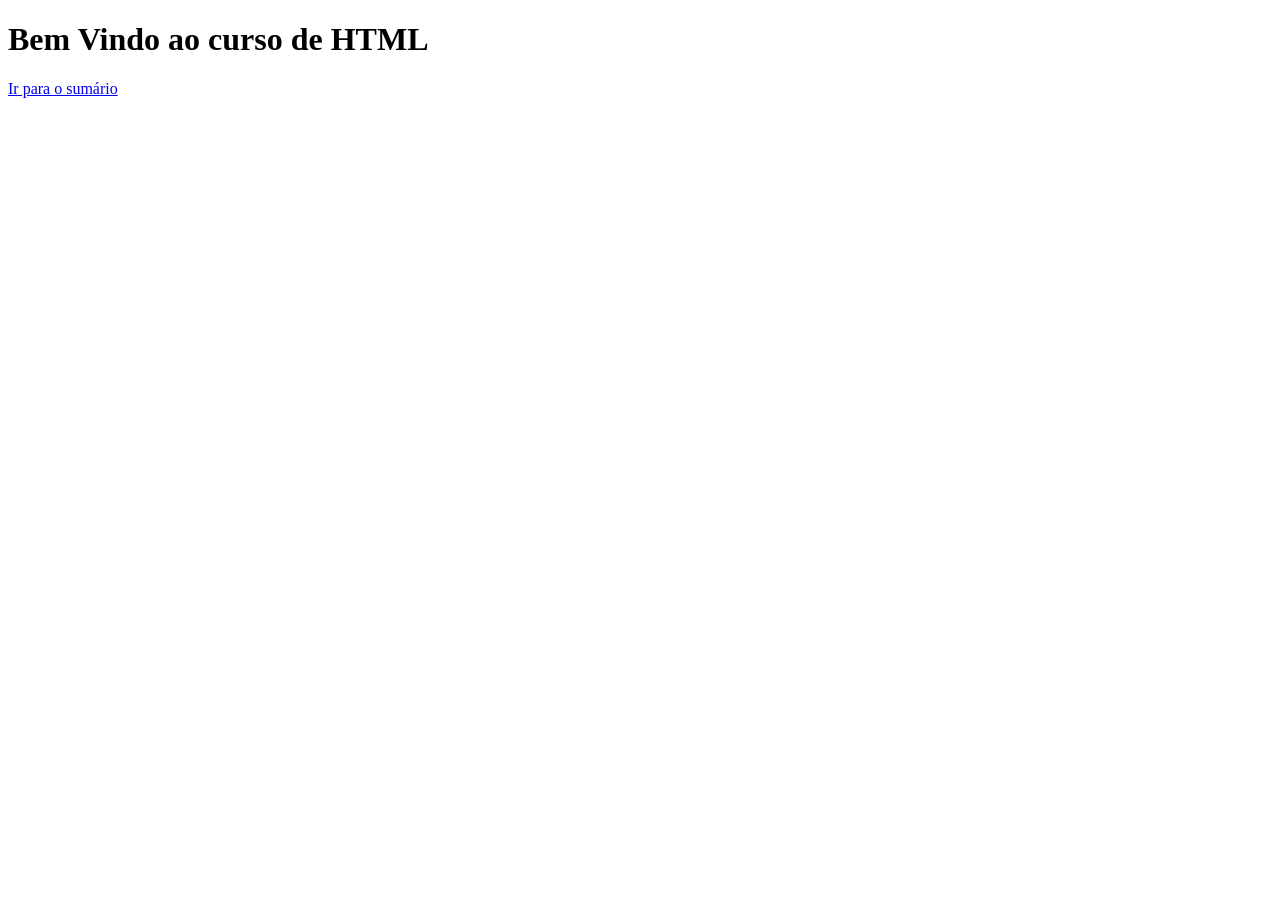
<file: curso/index.html>
<!DOCTYPE html>
<html lang = "pt-br">
 <head>
    <meta charset="utf-8">
	<title> Página de teste </title>
  </head>

  <body>
	<h1> Bem Vindo ao curso de HTML </h1>
	<a href="./sumario.html">Ir para o sumário</a>
  </body>

</html>
</file>
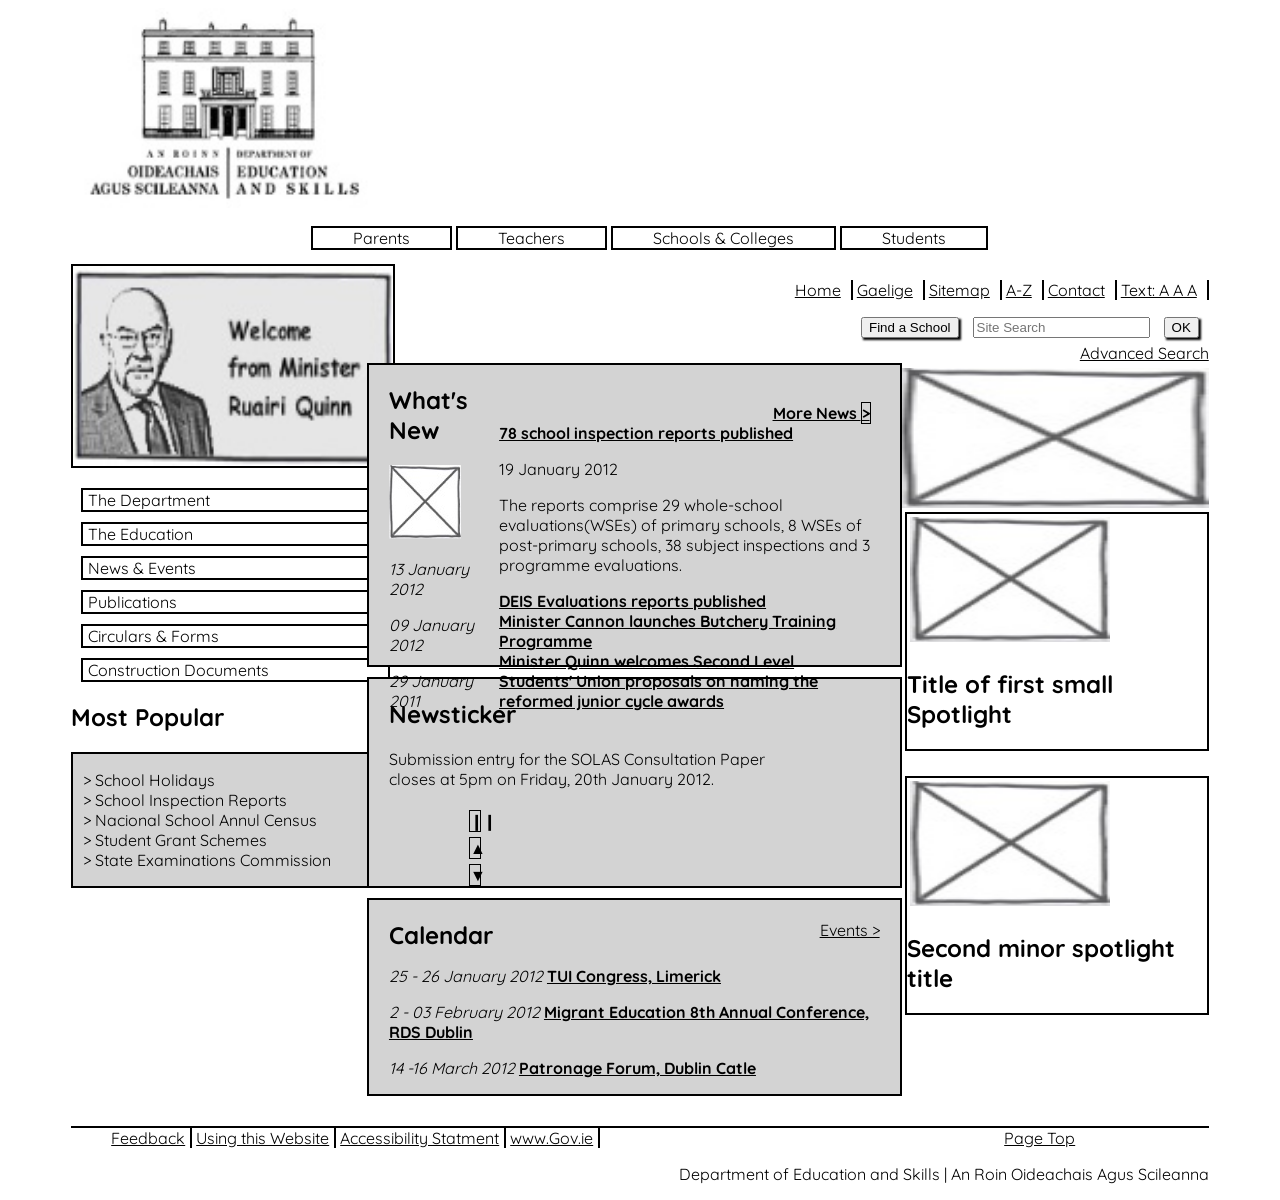
<file: P1Ronaldo/index.html>
﻿<!DOCTYPE html>
<html lang="pt-br">

<head>
  <meta charset="utf-8">
  <title> Department of Education And Skills </title>
    <link rel="stylesheet" type="text/css" href="index.css">
    <link href="https://fonts.googleapis.com/css?family=Quicksand" rel="stylesheet">
</head>

<body>
  <div class="espaçamento">

  <header>
  <!-- Cabeçalho -->
  <div class="header_img">
    <img src="img1.jpg" alt="Primeira_img"/>
  </div>

  <div class="header_lista_1">
    <ul>
      <li><a href="#">Parents</a></li>
      <li><a href="#">Teachers</a></li>
      <li><a href="#">Schools & Colleges</a></li>
      <li><a href="#">Students</a></li>
    </ul>
</div>

  <div class="header_lista_2">
    <ul>
      <li><a href="#">Home</a></li>
      <li><a href="#">Gaelige</a></li>
      <li><a href="#">Sitemap</a></li>
      <li><a href="#">A-Z</a></li>
      <li><a href="#">Contact</a></li>
      <li><a href="#">Text: A A A</a></li>
    </ul>

    <div class="header_pesquisa">

      <button>Find a School</button>
      <input type="text"  name="escola" placeholder="Site Search"/>
      <button>OK</button>
      <br>
      <a class="header_avançada" href="#">Advanced Search</a>
  </div>

  </div>

</header>

<article>
  <section>
  <!--Lado Esquerdo-->

    <img src="img2.jpg" alt="Segunda_img"/>

    <div class="section_lista1">
    <ul>
      <li><a href="#">The Department</a></li>
      <li><a href="#">The Education </a></li>
      <li><a href="#">News & Events</a></li>
      <li><a href="#">Publications</a></li>
      <li><a href="#">Circulars & Forms</a></li>
      <li><a href="#">Construction Documents</a></li>
    </ul>
  </div>

  <h2> Most Popular </h2>
  <div class="section_lista2">
      <ul>
        <li><a href="#">> School Holidays</a></li>
        <li><a href="#">> School Inspection Reports</a></li>
        <li><a href="#">> Nacional School Annul Census</a></li>
        <li><a href="#">> Student Grant Schemes</a></li>
        <li><a href="#">> State Examinations Commission</a></li>
      </ul>
    </div>
  </section>

  <aside class="section_meio">
      <!--Parte do Meio-->
      <div class="whatsnew">
      <!--What's New-->
      <div class="whatsnew1">
        <h2> What's New </h2>
        <img src="sem_img.jpg" alt"Sem_img"/>
        <p>13 January 2012</p>
        <p>09 January 2012</p>
        <p>29 January 2011</p>
      </div>

      <div class="whatsnew2">
        <a class="morenews" href="#">More News <span>></span></a>
        <br>
        <a href="#">78 school inspection reports published</a>
        <p> 19 January 2012 </p>
        <p> The reports comprise 29 whole-school evaluations(WSEs) of primary schools, 8 WSEs of post-primary schools, 38 subject inspections and 3 programme evaluations. </p>

        <a href="#">DEIS Evaluations reports published</a>
        <br>
        <a href="#">Minister Cannon launches Butchery Training Programme</a>
        <br>
        <a href="#">Minister Quinn welcomes Second Level Students' Union proposals on naming the reformed junior cycle awards</a>
      </div>
    </div>

    <div class="newsticker">
      <!--Newsticker-->
      <div class="newsticker1">
      <h2>Newsticker</h2>
      <p>Submission entry for the SOLAS Consultation Paper closes at 5pm on Friday, 20th January 2012.</p>
    </div>
    <div class="newsticker2">
      <a href="#">❙❙</a>
      <a href="#">▲</a>
      <a href="#">▼</a>
    </div>

    </div>

    <div class="calendar">
      <!--Calendar-->
      <div class="calendar1">
        <h2>Calendar</h2>
        <a href="#">Events ></a>
      </div>

      <div class="calendar2">
          <p><i>25 - 26 January 2012</i> <b><u>TUI Congress, Limerick</u></b></p>
          <p><i>2 - 03 February 2012</i> <b><u>Migrant Education 8th Annual Conference, RDS Dublin</u></b></p>
          <p><i>14 -16 March 2012</i> <b><u>Patronage Forum, Dublin Catle</u></b></p>
      </div>
    </div>

  </aside>

  <aside class="direito">
    <!--Lado Direito-->
    <div class="aside_img1">
      <img src="sem_img.jpg" alt="Sem_img2"/>
  </div>

  <div class="aside_img2">
    <img src="sem_img.jpg" alt="Sem_img3"/>
    <h2>Title of first small Spotlight</h2>
  </div>

  <div class="aside_img3">
    <img src="sem_img.jpg" alt="Sem_img4"/>
    <h2>Second minor spotlight title</h2>
  </div>
  </aside>

  </article>

  <footer>
    <!--Parte inferior-->
    <ul>
      <li><a href="#">Feedback</a></li>
      <li><a href="#">Using this Website</a></li>
      <li><a href="#">Accessibility Statment</a></li>
      <li><a href="#">www.Gov.ie</a></li>
    </ul>

    <a class="footer_top" href="#"> Page Top</a>
    <p> Department of Education and Skills | An Roin Oideachais Agus Scileanna </p>
  </footer>

</div>
</body>
</html>
</file>
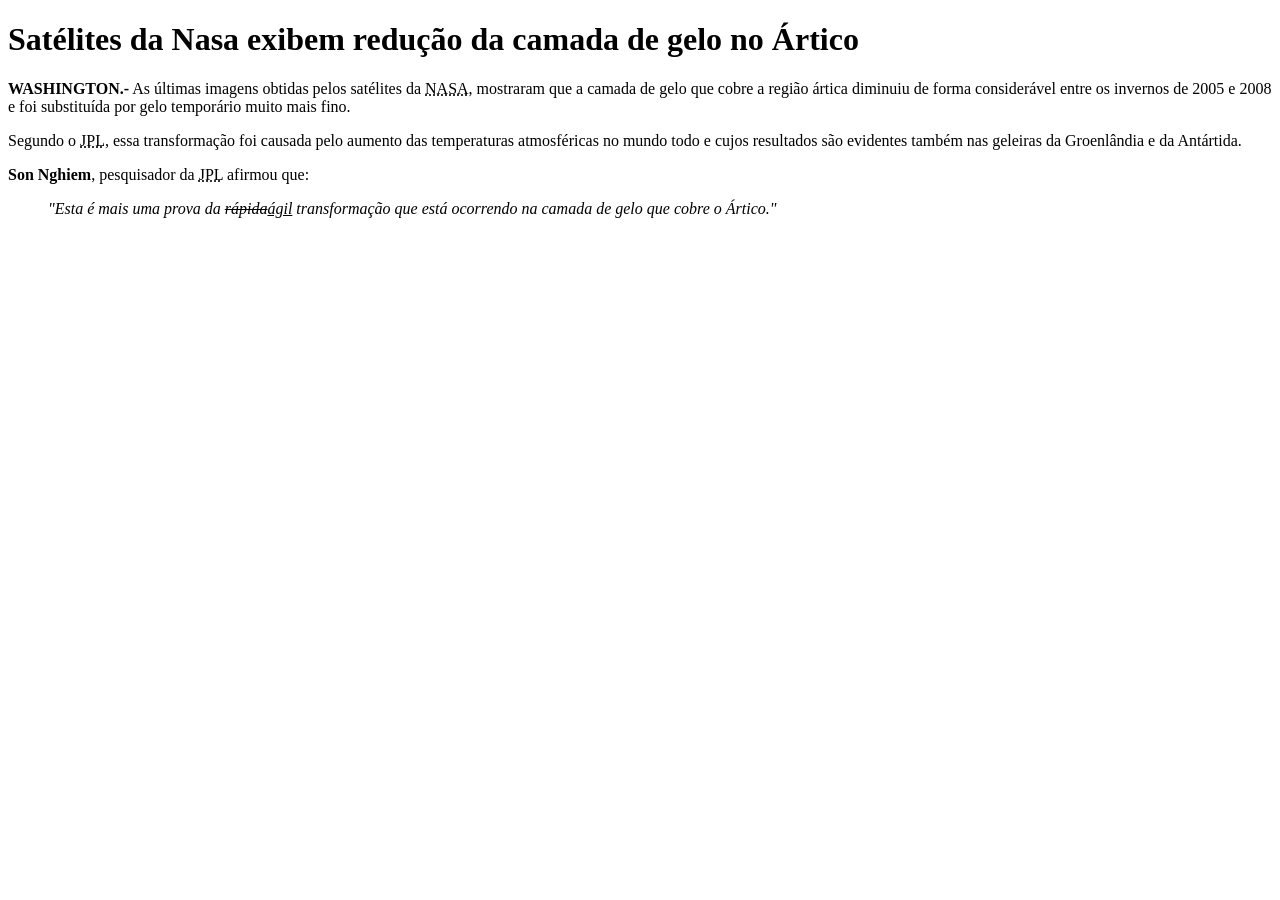
<file: Exe1.html>
<!DOCTYPE html>
  <html lang="pt-br">
    <head>
      <title>Minha Página</title>
      <meta charset="utf-8">
      <meta  name= "keywords" content="NASA, Satélites, JPL">
      <meta  name= "description" content="Estudo da NASA sobre a redução da camada de gelo">
      <meta  name= "author" content="Amanda Leal">

    </head>


    <body>
      <h1>Satélites da Nasa exibem redução da camada de gelo no Ártico</h1>

      <p><b>WASHINGTON.-</b> As últimas imagens obtidas pelos satélites da <abbr title = "National Aeronautics and Space Administration">NASA</abbr>, mostraram que a camada de gelo que cobre a região ártica
        diminuiu de forma considerável entre os invernos de 2005 e 2008 e foi substituída por gelo temporário muito mais fino.</p>

      <p>Segundo o <abbr title = "Jet Propulsion Laboratory">JPL</abbr>, essa transformação foi causada pelo aumento das temperaturas atmosféricas no mundo todo e cujos resultados são evidentes
      também nas geleiras da Groenlândia e da Antártida.</p>

      <p><b>Son Nghiem</b>, pesquisador da <abbr title = "Jet Propulsion Laboratory">JPL</abbr> afirmou que:</p>

    <blockquote><em>"Esta é mais uma prova da <del>rápida</del><ins>ágil</ins> transformação que está ocorrendo na camada de gelo que cobre o Ártico."</em></blockquote>
    </body>
  </html>
</file>
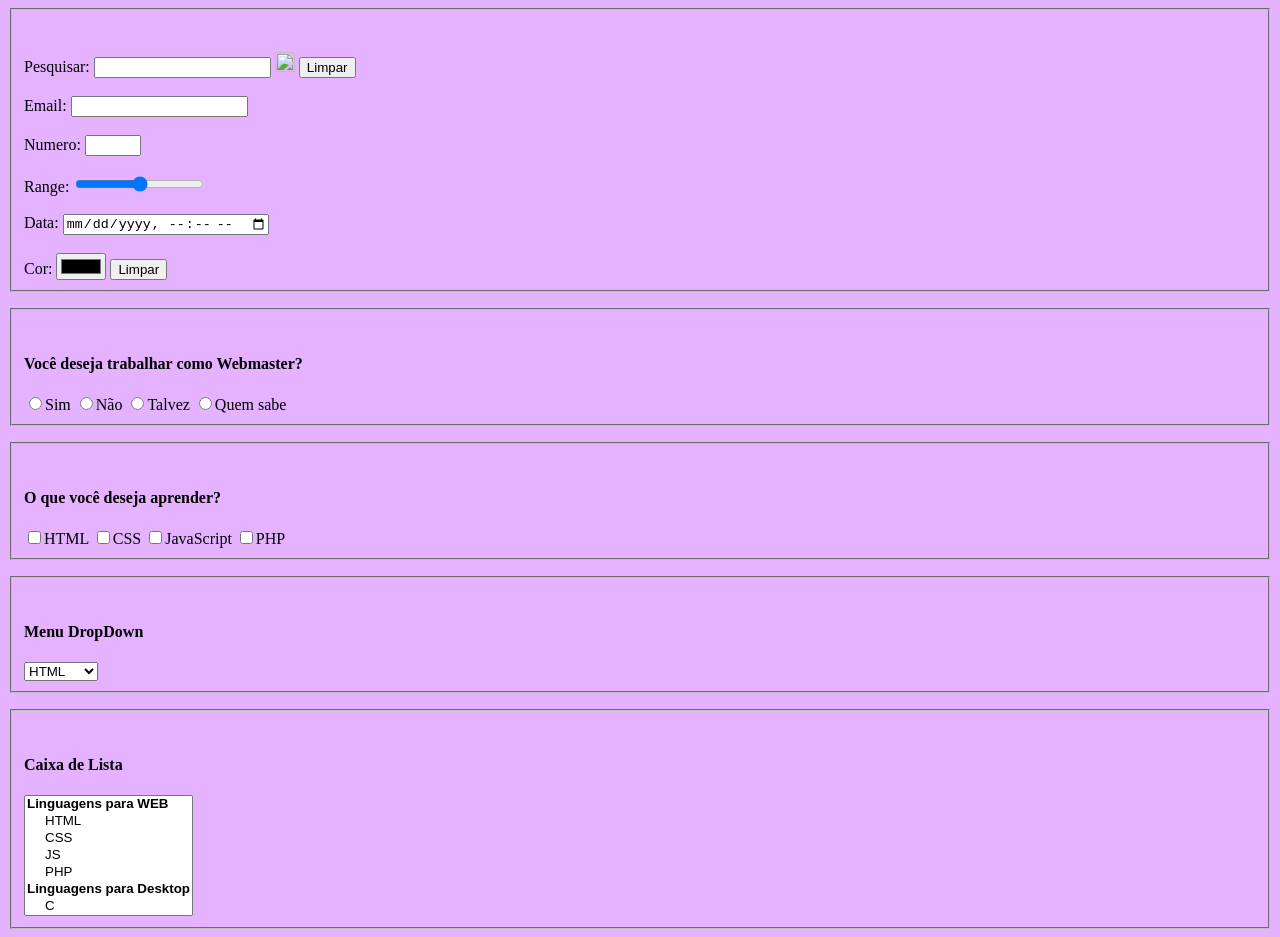
<file: form.html>
<!DOCTYPE html>
<html lang=pt-br dir="ltr">
  <head>
    <meta charset="utf-8">
    <title>Formularios</title>
    <style tipe="text/css">
    body{
      background-color: #a900ff4d
    }
    </style>
  </head>

  <body>
    <fieldset>
    <form action="https://www.google.com/search?" method="get">
    <br><br> <label for="q"> Pesquisar: </label>
    <input type="search" name="q" required pattern="(?=.*\d)(?=.*[a-z])">
    <input type="image" src ="https://png2.kisspng.com/sh/9ff38311e31d4f7d6f9f724c38c8b2a3/L0KzQYm3WcE0N6Fte5H0aYP2gLBuTgBweqVmet5uLX7ohMj2kvsub6NmiNpyY4OwfbLujvlngZpzf59wbHH2g37qjPlxNZJ3RadrOXG3dYOBVcIyOZY3RqI5NUC2SYm5UcU0Pmk4UaQ5OEO2RoO1kP5o/kisspng-portable-network-graphics-magnifying-glass-clip-ar-5b9a4e285211e2.0050398215368392083362.png" width= "20" height= "20" value="">
    <input type="reset" value="Limpar">
    <br> <br> <label for="email"> Email: </label>
    <input type="email" name="email" autocomplete="on">
		<br> <br> <label for="numero"> Numero: </label>
    <input type="number" name="numero" min="0" max="100" step="2">
		<br> <br> <label for="range"> Range: </label>
    <input type="range" name="range" min="0" max="10">
		<br> <br> <label for="data"> Data: </label>
    <input type="datetime-local" name="data">
		<br> <br> <label for="cor"> Cor: </label>
    <input type="color" name="cor">

		<input type="reset" name="limpar" value="Limpar">
    </br>
   </fieldset>
<p>
    <fieldset>
    <br><h4>Você deseja trabalhar como Webmaster?</h4>
    <input type="radio" name="tiporadio" value="Sim" >Sim
    <input type="radio" name="tiporadio" value="Nao" >Não
    <input type="radio" name="tiporadio" value="Talvez" >Talvez
    <input type="radio" name="tiporadio" value="Quem sabe" >Quem sabe
    </br>
  </fieldset>
<p>
  <fieldset>
  <br><h4>O que você deseja aprender?</h4>
  <input type="checkbox" name="tipocheckbox" value="HTML">HTML
  <input type="checkbox" name="tipocheckbox" value="CSS">CSS
  <input type="checkbox" name="tipocheckbox" value="JavaScript">JavaScript
  <input type="checkbox" name="tipocheckbox" value="PHP">PHP
</br>
</fieldset>
<p>
  <fieldset>
<br><h4>Menu DropDown</h4>
		<select>
			<optgroup label="Linguagens para WEB">
				<option value="HTML">HTML</option>
				<option value="CSS">CSS</option>
				<option value="JS">JS</option>
				<option value="PHP">PHP</option>
			</optgroup>
			<optgroup label="Linguagens para Desktop">
				<option value="C">C</option>
				<option value="C++">C++</option>
				<option value="JAVA">JAVA</option>
			</optgroup>
      </select>
</br>
</fieldset>
<p>
  <fieldset>
<br><h4>Caixa de Lista</h4>
		<select size="7" multiple="multiple">
			  <optgroup label="Linguagens para WEB">
				<option value="HTML">HTML</option>
				<option value="CSS">CSS</option>
				<option value="JS">JS</option>
				<option value="PHP">PHP</option>
			  </optgroup>
			  <optgroup label="Linguagens para Desktop">
				<option value="C">C</option>
				<option value="C++">C++</option>
				<option value="JAVA">JAVA</option>
			 </optgroup>
		</select>
  </br>
</fieldset>

</form>
  </body>
  </html>
</file>
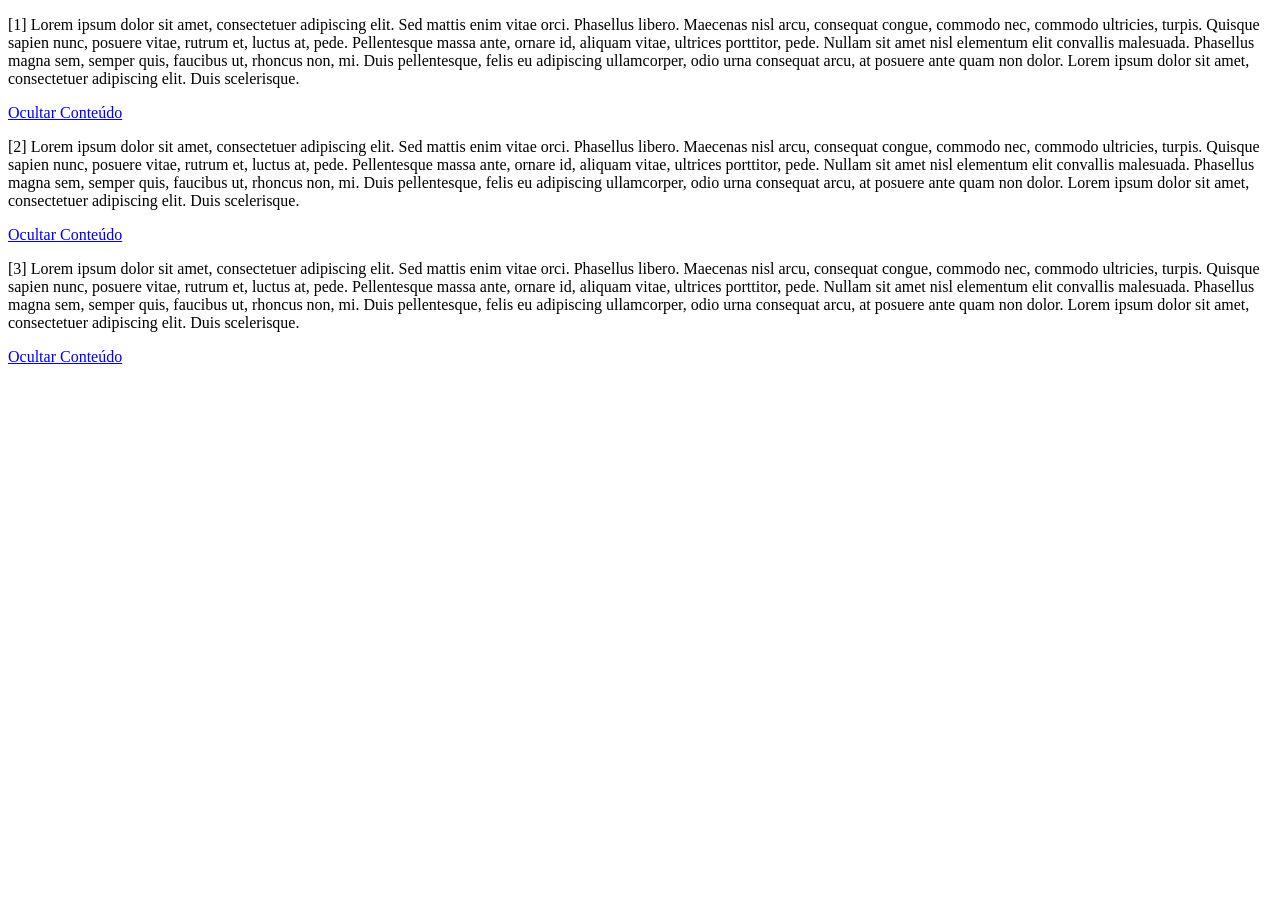
<file: Trabalho1_AmandaLeal.html>
<!DOCTYPE html>
<html lang="en" dir="ltr">

  <head>
    <meta charset="utf-8">
    <title>Primeiro trabalho</title>

  </head>

  <body>
    <p id="conteudo_1">[1] Lorem ipsum dolor sit amet, consectetuer adipiscing elit. Sed mattis enim vitae orci. Phasellus libero.
      Maecenas nisl arcu, consequat congue, commodo nec, commodo ultricies, turpis. Quisque sapien nunc, posuere vitae, rutrum et,
      luctus at, pede. Pellentesque massa ante, ornare id, aliquam vitae, ultrices porttitor, pede. Nullam sit amet nisl elementum
      elit convallis malesuada. Phasellus magna sem, semper quis, faucibus ut, rhoncus non, mi. Duis pellentesque, felis eu adipiscing
      ullamcorper, odio urna consequat arcu, at posuere ante quam non dolor. Lorem ipsum dolor sit amet, consectetuer adipiscing elit.
      Duis scelerisque.</p>
    <a id="enlace_1" href="#" onclick="aparecer_1()">Ocultar Conteúdo</a>

    <br>

    <p id="conteudo_2">[2] Lorem ipsum dolor sit amet, consectetuer adipiscing elit. Sed mattis enim vitae orci. Phasellus libero.
      Maecenas nisl arcu, consequat congue, commodo nec, commodo ultricies, turpis. Quisque sapien nunc, posuere vitae, rutrum et,
      luctus at, pede. Pellentesque massa ante, ornare id, aliquam vitae, ultrices porttitor, pede. Nullam sit amet nisl elementum
      elit convallis malesuada. Phasellus magna sem, semper quis, faucibus ut, rhoncus non, mi. Duis pellentesque, felis eu adipiscing
      ullamcorper, odio urna consequat arcu, at posuere ante quam non dolor. Lorem ipsum dolor sit amet, consectetuer adipiscing elit.
      Duis scelerisque.</p>
    <a id="enlace_2" href="#" onclick="aparecer_2()">Ocultar Conteúdo</a>

    <br>
    <p id="conteudo_3">[3] Lorem ipsum dolor sit amet, consectetuer adipiscing elit. Sed mattis enim vitae orci. Phasellus libero.
      Maecenas nisl arcu, consequat congue, commodo nec, commodo ultricies, turpis. Quisque sapien nunc, posuere vitae, rutrum et,
      luctus at, pede. Pellentesque massa ante, ornare id, aliquam vitae, ultrices porttitor, pede. Nullam sit amet nisl elementum
      elit convallis malesuada. Phasellus magna sem, semper quis, faucibus ut, rhoncus non, mi. Duis pellentesque, felis eu adipiscing
      ullamcorper, odio urna consequat arcu, at posuere ante quam non dolor. Lorem ipsum dolor sit amet, consectetuer adipiscing elit.
      Duis scelerisque.</p>
    <a id="enlace_3" href="#" onclick="aparecer_3()">Ocultar Conteúdo</a>
  </body>

  <script type="text/javascript">
  function aparecer_1() {
    var enlace_1 = document.getElementById('conteudo_1');
    var cont_1 = document.getElementById('enlace_1');

    enlace_1.style.display = enlace_1.style.display === 'none' ? '' : 'none';

     if (cont_1.innerHTML=="Mostrar Conteúdo"){
    	cont_1.innerHTML="Ocultar Conteúdo";
    } else {
    	cont_1.innerHTML="Mostrar Conteúdo";
    }
  }

  function aparecer_2() {
      var enlace_2 = document.getElementById('conteudo_2');
      var cont_2 = document.getElementById('enlace_2');

      enlace_2.style.display = enlace_2.style.display === 'none' ? '' : 'none';

       if (cont_2.innerHTML=="Mostrar Conteúdo"){
    	cont_2.innerHTML="Ocultar Conteúdo";
    } else {
    	cont_2.innerHTML="Mostrar Conteúdo";
    }
  }

  function aparecer_3() {
      var enlace_3 = document.getElementById('conteudo_3');
      var cont_3 = document.getElementById('enlace_3');

      enlace_3.style.display = enlace_3.style.display === 'none' ? '' : 'none';

       if (cont_3.innerHTML=="Mostrar Conteúdo"){
    	cont_3.innerHTML="Ocultar Conteúdo";
    } else {
    	cont_3.innerHTML="Mostrar Conteúdo";
}
}
  </script>
</html>
</file>
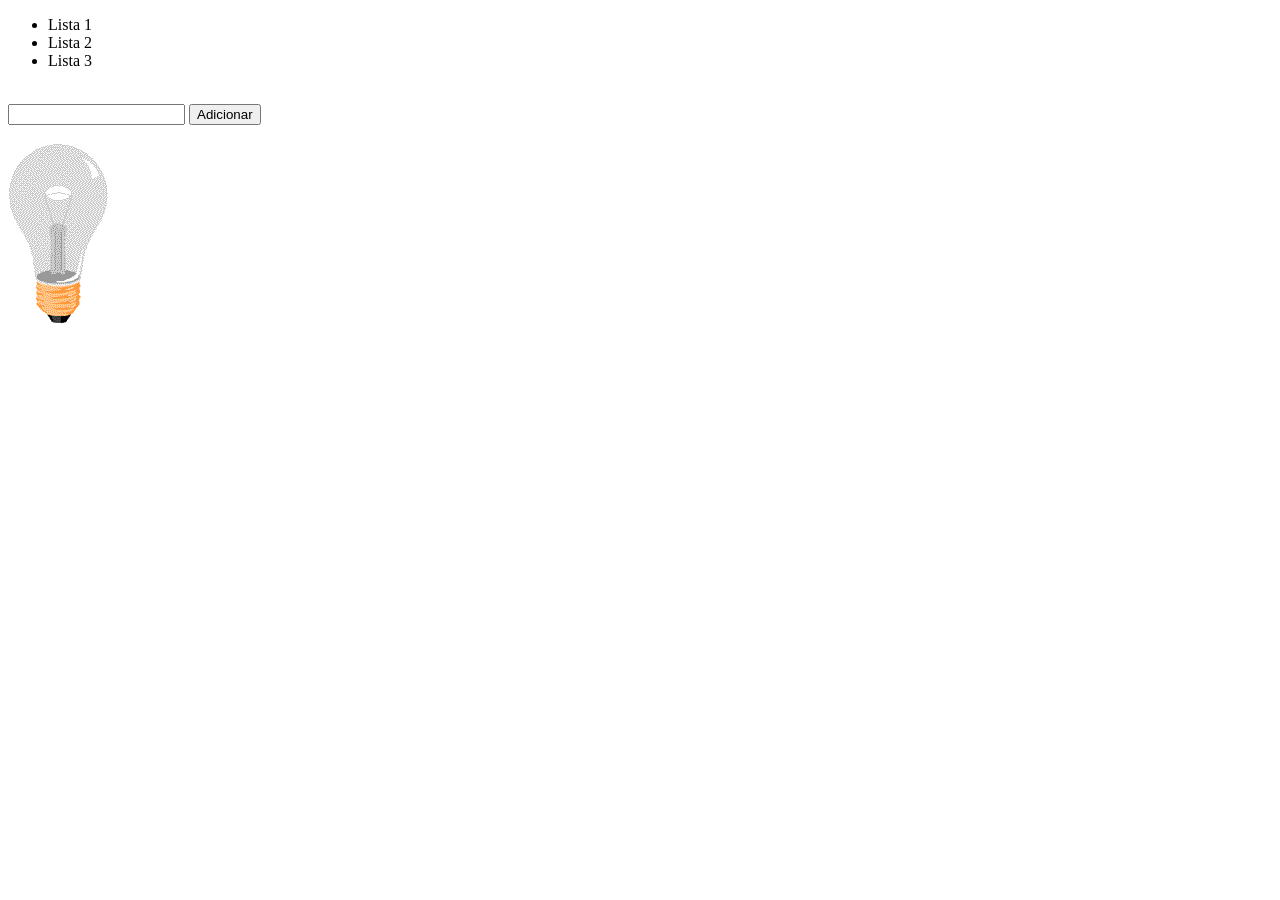
<file: Trabalho2_AmandaLeal.html>
<!DOCTYPE html>
  <html lang="en" dir="ltr">

    <head>
      <meta charset="utf-8">
      <title>Segundo trabalho</title>

    </head>

    <body>
        <div id = "List">
          <ul>
            <li>Lista 1</li>
            <li>Lista 2</li>
            <li>Lista 3</li>
          </ul>
        </div>
<br>

      <div id = "Text_box">
           <input type="text" id="Inserir" name="inserir"/>
           <button type="submit" onclick="adicionar()"> Adicionar </button>
      </div>

      <br>

      <div id = "Imagens">
            <img id="lamp_off" src="lampada_off.gif" onmousedown="clicar()" onmouseup="apagar()"/>
      </div>

        <script type="text/javascript">
        function adicionar(){
          var adic = document.getElementById('Inserir');
          var lista = document.getElementById('List');

          lista.innerHTML = lista.innerHTML + "<li>" +adic.value+  "</li>";
        }


       function clicar(){
          document.getElementById('lamp_off').src = "lampada_on.gif";

        }
        function apagar(){
           document.getElementById('lamp_off').src = "lampada_off.gif";

         }



        </script>

    </body>
    </html>
</file>
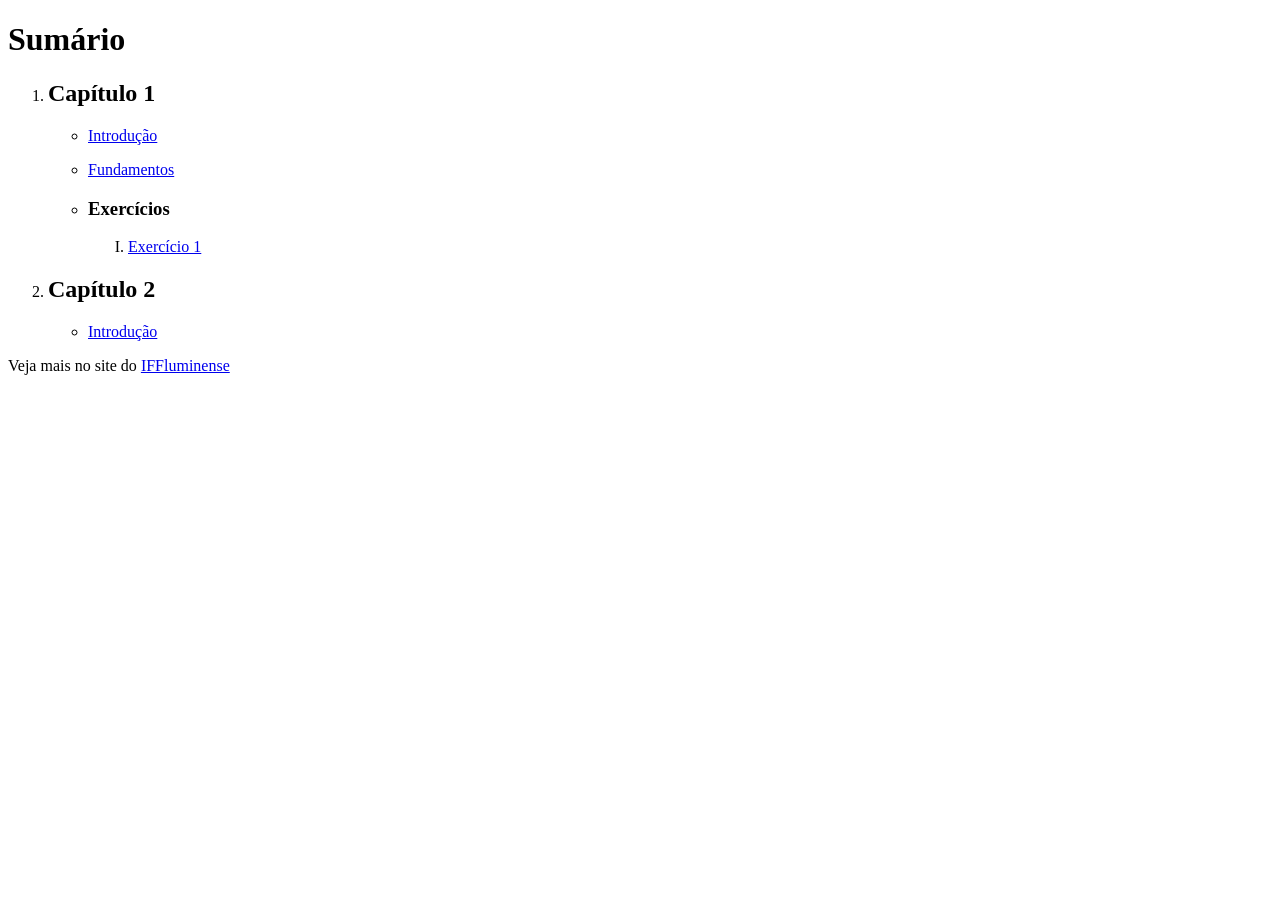
<file: curso/sumario.html>
﻿<!DOCTYPE html >
<html lang = "pt-br">
 <head>

    <meta charset="utf-8">
	<title> Página de teste </title>
  </head>

  <body>
	<h1> Sumário </h1>

  <ol>
	<li> <h2> Capítulo 1</h2> </li>
	<ul> <li> <a href="capitulo1/introducao.html">Introdução</a> </li>
	<p> </p>
	<li> <a href="capitulo1/fundamentos.html">Fundamentos</a> </li>
	<li> <h3> Exercícios </h3> </li>
  <ol type = 'I'>
	<li> <a href="capitulo1/exercicios/ex1.html">Exercício 1</a> </li>
</ol> </ul>
	<li> <h2> Capítulo 2 </h2> </li>
  <ul>
	<li> <a href="capitulo2/introducao.html">Introdução</a> </li>
</ul>
</ol>

	<p> Veja mais no site do  <a href="http://portal1.iff.edu.br/">IFFluminense</a>
  </body>

</html>
</file>
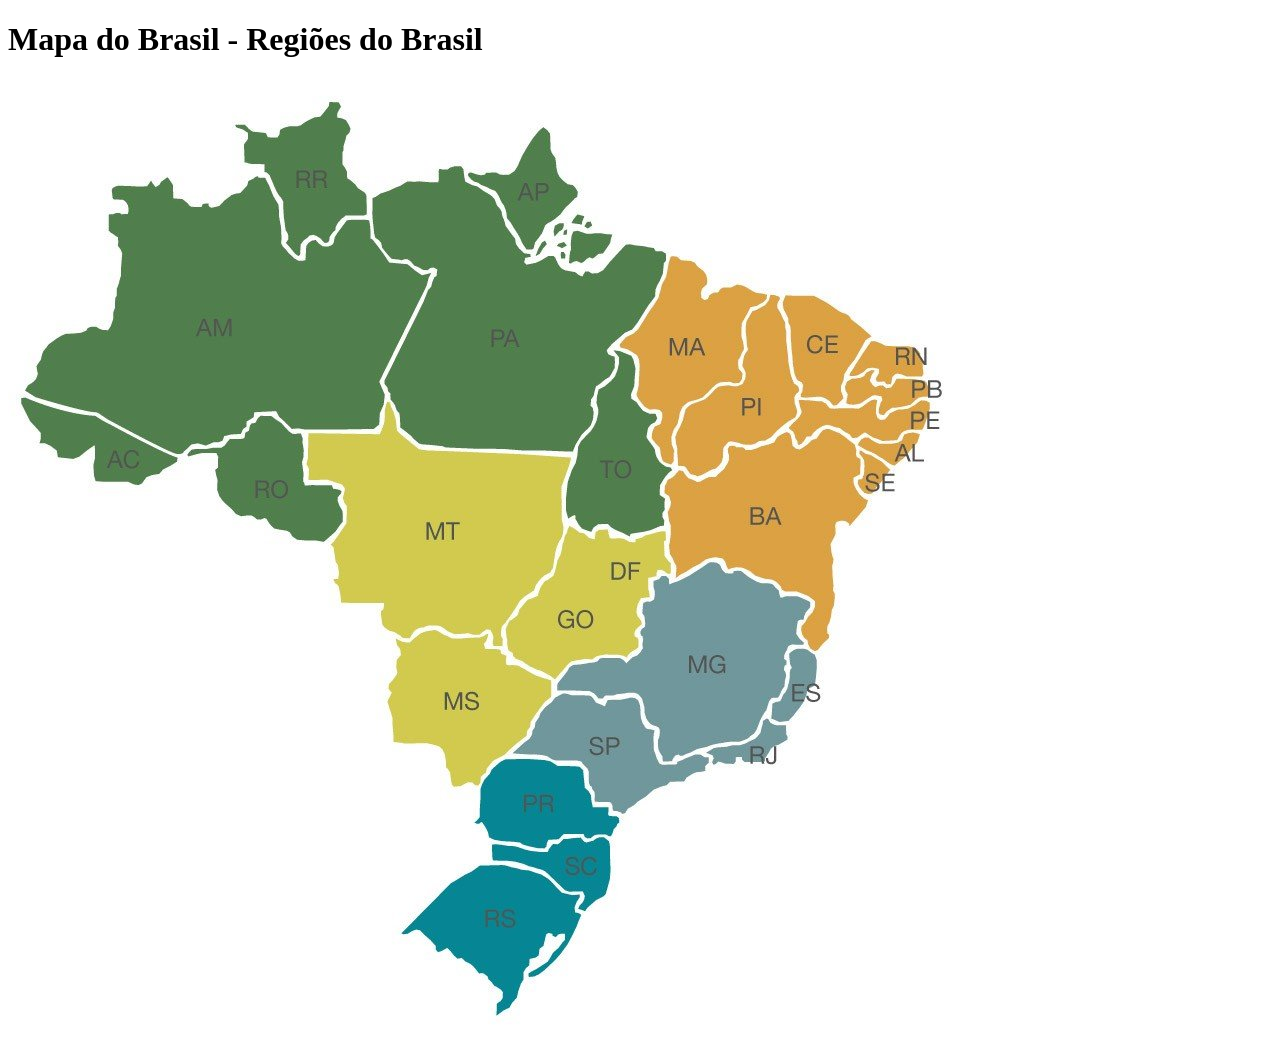
<file: Ex 3/Mapa.html>
<!DOCTYPE html>
        <html lang="pt-br">
          <head>
          <meta charset="utf-8">
          <title> Mapa do Brasil </title>

          </head>

          <body>
            <h1> Mapa do Brasil - Regiões do Brasil </h1>
          <img src="mapa-do-brasil-regioes.jpg" alt="" usemap="#Brasil" />
      <map name="Brasil">
        <area title="Região Norte" href = "https://pt.wikipedia.org/wiki/Regi%C3%A3o_Norte_do_Brasil" shape="poly" coords="118, 131, 118, 131,
        116, 118, 103, 110, 135, 105, 150, 100, 166, 111, 182, 120, 191, 125, 208, 123, 222, 114, 238, 107, 243, 98, 259,
        95, 254, 85, 239, 85, 237, 78, 239, 61, 241, 55, 226, 46, 246, 49, 261, 55, 273, 56, 289, 45, 308, 38, 322, 23,
        330, 23, 328, 35, 341, 45, 337, 60, 337, 84, 344, 104, 359, 112, 373, 114, 399, 105, 426, 101, 432, 93, 446, 86,
        459, 90, 483, 93, 510, 89, 518, 69, 536, 46, 543, 63, 548, 76, 553, 99, 564, 106, 572, 114, 636, 166, 658, 176,
        654, 195, 648, 218, 635, 231, 627, 247, 613, 258, 612, 270, 628, 283, 625, 315, 641, 334, 642, 362, 654, 383,
        667, 392, 650, 413, 659, 423, 657, 441, 622, 452, 585, 450, 560, 440, 556, 400, 566, 373, 460, 370, 422, 368,
        395, 355, 388, 337, 377, 316, 369, 347, 303, 351, 298, 366, 300, 397, 333, 409, 335, 432, 327, 457, 299, 464,
        271, 450, 257, 437, 241, 436, 210, 414, 207, 384, 186, 374, 137, 401, 96, 404, 87, 400, 87, 374, 82, 366, 65,
        378, 38, 366, 29, 351, 16, 322, 24, 295, 45, 264, 81, 242, 99, 247, 111, 207, 110, 163, 102, 106" />

        <area title = "Região Centro Oeste" href = "https://pt.wikipedia.org/wiki/Regi%C3%A3o_Centro-Oeste_do_Brasil"shape="poly" coords="300, 352, 300, 352,
         372, 353, 381, 315, 397, 350, 434, 368, 476, 371, 536, 372, 565, 377, 557, 421, 578, 448, 609, 453, 644, 456, 660,
         485, 643, 504, 633, 529, 629, 570, 594, 576, 569, 581, 548, 599, 542, 620, 521, 648, 491, 674, 467, 703, 441, 700,
         425, 666, 396, 663, 379, 655, 377, 622, 386, 588, 389, 562, 375, 547, 369, 522, 342, 524, 329, 509, 327, 482, 324,
         458, 339, 438, 335, 421, 334, 404, 305, 405, 298, 380, 298, 348, 301, 351" />

       <area title = "Região Nordeste" href = "https://pt.wikipedia.org/wiki/Regi%C3%A3o_Nordeste_do_Brasil"shape="poly" coords="665, 176, 697,
       192, 696, 208, 697, 218, 709, 209, 729, 203, 754, 215, 778, 214, 802, 214, 837, 233, 864, 252, 876, 264, 908, 267,
       914, 284, 922, 310, 923, 330, 915, 354, 892, 385, 874, 404, 863, 415, 854, 429, 845, 447, 828, 441, 826, 458, 825,
       482, 825, 510, 826, 529, 820, 549, 820, 556, 812, 567, 801, 568, 789, 552, 799, 533, 807, 522, 792, 515, 774, 514,
       763, 500, 735, 495, 719, 489, 708, 477, 667, 499, 662, 479, 662, 456, 657, 440, 663, 425, 655, 405, 666, 391, 654,
       381, 643, 366, 641, 349, 650, 335, 637, 329, 627, 315, 629, 286, 625, 275, 612, 267, 629, 247, 649, 220, 660, 195" />

        <area title = "Região Sudeste" href = "https://pt.wikipedia.org/wiki/Regi%C3%A3o_Sudeste_do_Brasil"shape="poly" coords="499, 673, 526, 643,
        547, 611, 562, 584, 610, 578, 637, 568, 631, 539, 639, 519, 645, 496, 668, 498, 696, 484, 720, 490, 759, 502, 779,
        514, 800, 520, 792, 550, 800, 570, 807, 592, 804, 611, 793, 629, 784, 650, 771, 668, 763, 672, 740, 683, 722, 686,
        692, 690, 679, 699, 650, 710, 618, 729, 609, 735, 587, 723, 579, 696, 567, 678, 546, 682, 528, 677" />

         <area title = "Região Sul" href = "https://pt.wikipedia.org/wiki/Regi%C3%A3o_Sul_do_Brasil"shape="poly" coords="530, 679, 568, 685,
         579, 706, 588, 724, 603, 730, 612, 741, 605, 753, 603, 771, 603, 804, 582, 822, 570, 851, 555, 878, 491, 937,
         486, 912, 468, 892, 442, 879, 417, 862, 412, 849, 388, 852, 456, 794, 480, 775, 478, 753, 473, 745, 467, 738,
         472, 713, 489, 682" />
      </map>

        </body>
    </html>
</file>
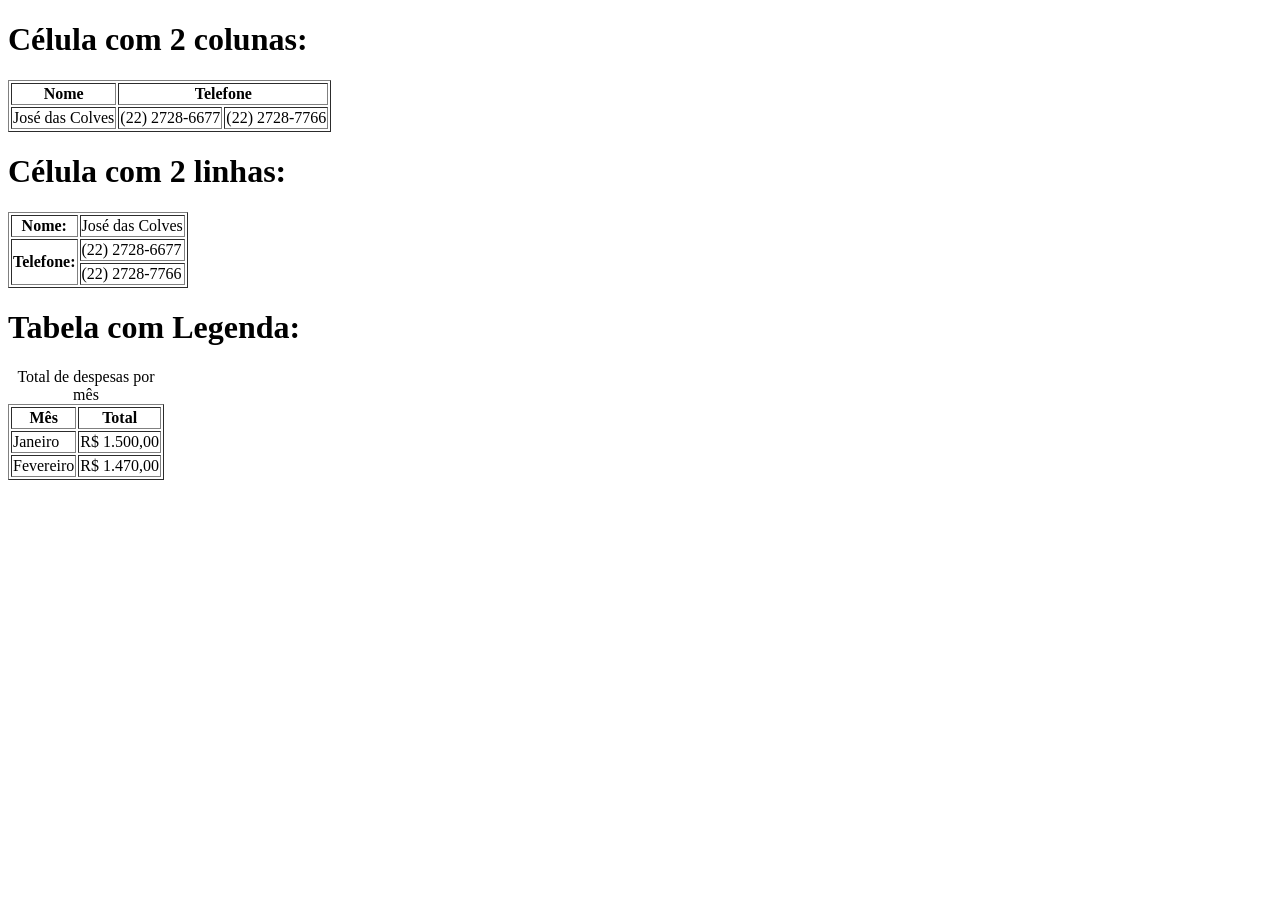
<file: Ex 3/Tabela.html>
<!DOCTYPE html>
  <html lang="pt-br">
    <head>
    <meta charset="utf-8">
    <title> Tabelas </title>

    </head>

    <body>
<h1> Célula com 2 colunas: </h1>
<table border = "1">
  <tr>
    <th> Nome </th>
    <th colspan="2"> Telefone </th>
  </tr>

  <tr>
    <td> José das Colves </td>
    <td> (22) 2728-6677 </td>
    <td> (22) 2728-7766 </td>

  </table>


    <h1> Célula com 2 linhas: </h1>
    <table border="1">
      <tr>
        <th> Nome: </th>
        <td> José das Colves </td>
      </tr>

      <tr>
        <th rowspan="2"> Telefone: </th>
        <td> (22) 2728-6677 </td>
      </tr>

      <tr>
        <td>(22) 2728-7766</td>
      </tr>
    </table>

      <h1> Tabela com Legenda: </h1>
      <table border="1">
        <caption>Total de despesas por mês</caption>
        <tr>

          <th> Mês </th>
          <th> Total </th>
        </tr>
        <tr>
          <td> Janeiro</td>
          <td>R$ 1.500,00</td>
        </tr>
        <tr>
        <td> Fevereiro</td>
        <td>R$ 1.470,00</td>
        </tr>


      </table>

  </body>
</html>
</file>
<file: P1Ronaldo/index.css>
﻿.espaçamento{
  width: 90%;
  margin-left: 5%;
  font-family: 'Quicksand', sans-serif;
}
a{
  color: black;
}
button{
  box-shadow: 2px 2px 2px;
}

section, aside{
  display: inline-block;
}

section{
  width: 26%
}
section{
  float: left;
}
/*Header*/
.header_img img{
  width: 300px;
  height: 200px;
}

.header_img, .header_lista_1, .header_lista_2{
  display: inline-block;
}

.header_lista_1 ul li, .header_lista_2 ul li{
  display: inline;
}

.header_lista_1{
  margin-left: 200px;
}
.header_lista_1 li{
  border: 2px solid black;
  padding-left: 40px;
  padding-right: 40px;

}

.header_lista_1 a{
  text-decoration: none;
}
.header_lista_2{
  float: right;
}

.header_lista_2 li{
  border-right: 2px solid black;
  padding-right: 10px;
}
.header_pesquisa{
  float: right;
}

.header_pesquisa button, .header_pesquisa input{
  margin-right: 10px;
  margin-bottom: 5px;
}

.header_avançada{
  float: right;
}


/*Article*/
/*Section*/
section img{
  width: 320px;
  height: 200px;
  border: 2px solid black;
}
.section_lista1 ul{
  margin-left: -30px;
}

.section_lista1 li{
  border: 2px solid black;
  padding-left: 5px;
  list-style: none;
  width: 300px;
  margin-top: 10px;
}
.section_lista1 a{
  text-decoration: none;
}

.section_lista2{
  border: 2px solid black;
  background-color: lightgray;
  width: 320px;
}

.section_lista2 ul{
  margin-left: -30px;
}

.section_lista2 li{
  list-style: none;
}

.section_lista2 a{
  text-decoration: none;
}
/* Aside 1 */
.section_meio{
  width: 47%;
}
.whatsnew{
  border: 2px solid black;
  background-color: lightgray;
  height: 300px;
}

.whatsnew1, .whatsnew2{
  display: inline-block;
}

.whatsnew1{
  width: 20%;
  padding-left: 20px;
}
.whatsnew1 p{
  font-style: italic;
}

.whatsnew2{
  width: 70%;
}
.whatsnew2 a{
  font-weight: bold;
}
.morenews{
  float: right;
}

.morenews span{
  border: 1px solid black;
}

.newsticker{
  border: 2px solid black;
  background-color: lightgray;
  margin-top: 10px;
}

.newsticker1, .newsticker2{
  display: inline-block;
}

.newsticker1{
  width: 78%;
  padding-left: 20px;
}

.newsticker2{
  width: 18%;
}

.newsticker2 a{
  display: block;
  border: 1px solid black;
  width: 10%;
  margin-top: 5px;
  margin-left: 100px;
  text-decoration: none;
}

.calendar{
  border: 2px solid black;
  background-color: lightgray;
  margin-top: 10px;
  padding-left: 20px;
}

.calendar1 h2, .calendar1 p{
  display: inline;
}

.calendar1{
  padding-top: 20px;
}
.calendar1 a{
  float: right;
  margin-right: 20px;
}
/* Aside direita */
.direito{
  float: right;
  width: 26%;
}
.aside_img1, .aside_img2, .aside_img3{
  float: right;
}

.aside_img1 img{
  width:310px;
  height:140px;
  margin-top: 5px;
}

.aside_img2{
  border: 2px solid black;
  width: 300px;
}

.aside_img2 img, .aside_img2 h2{
  display: inline;
}

.aside_img2 img{
  width: 200px;
  height: 125px;
  padding: 3px;
}

.aside_img2 h2, .aside_img3 h2{
  float: right;
  padding-right: 20px;
}

.aside_img3{
  margin-top: 25px;
  border: 2px solid black;
  width: 300px;
}

.aside_img3 img, .aside_img3 h2{
  display: inline;
}

.aside_img3 img{
  width: 200px;
  height: 125px;
  padding: 3px;
}
/* Footer */
footer{
  border-top: 2px solid black;
  margin-top: 30px;
}

footer ul, footer a, footer p{
  display: inline;
}

footer ul li{
  display: inline;
  border-right: 2px solid black;
  padding-right: 5px;
}

footer p{
  float: right;
}

footer ul{
  padding-right: 400px;
}
</file>
